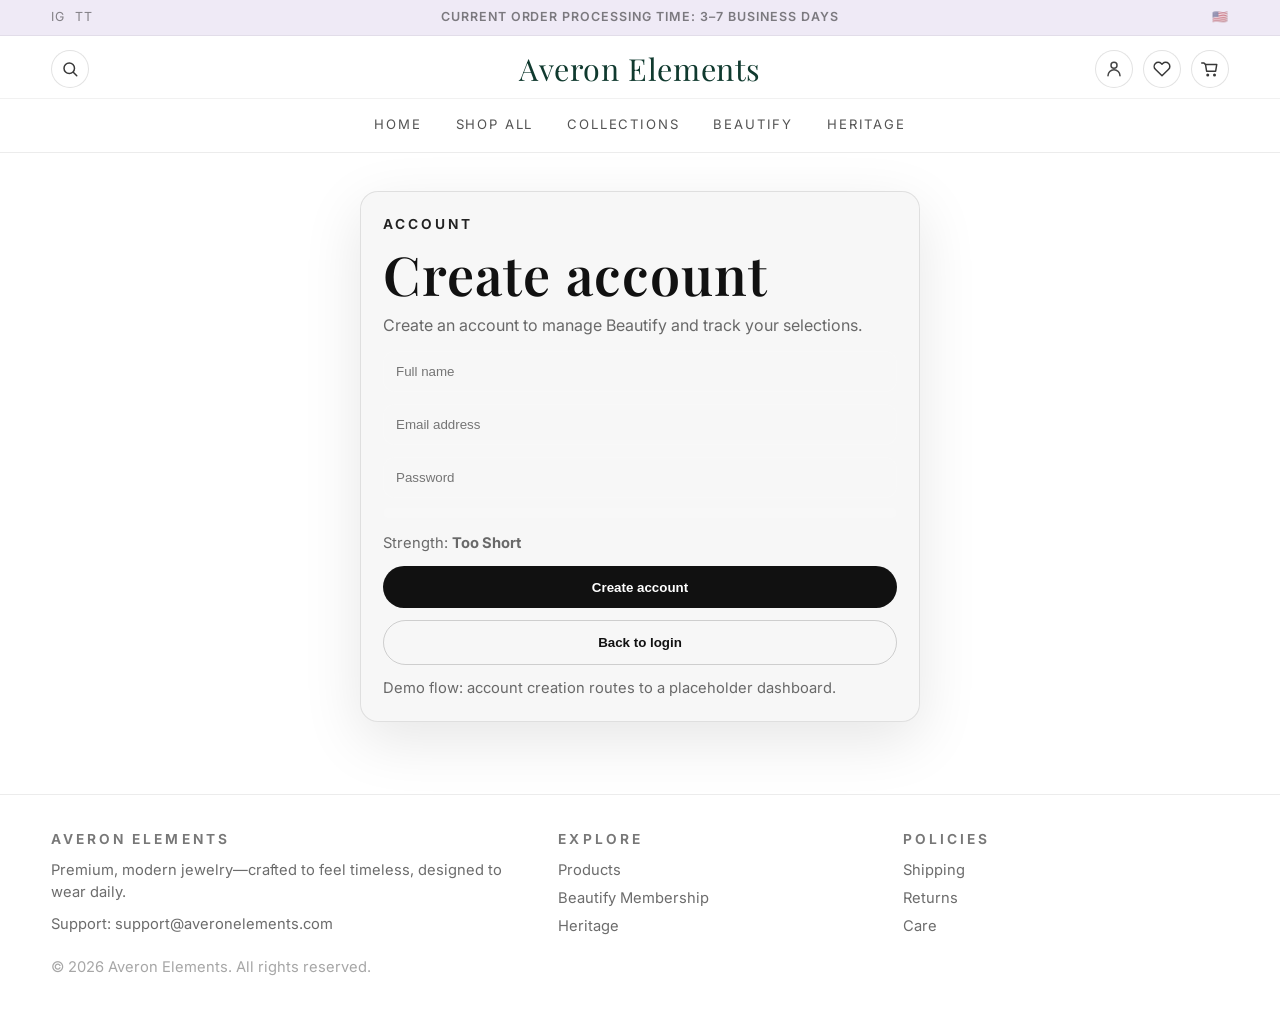
<file: auth.html>
<!DOCTYPE html>
<html lang="en">
<head>
  <meta charset="UTF-8" />
  <meta name="viewport" content="width=device-width, initial-scale=1.0"/>
  <title>Create Account | Averon Elements</title>
  <meta name="description" content="Create an Averon Elements account."/>
  <link rel="preconnect" href="https://fonts.googleapis.com">
  <link rel="preconnect" href="https://fonts.gstatic.com" crossorigin>
  <link href="https://fonts.googleapis.com/css2?family=Inter:wght@400;600;700;800&family=Playfair+Display:wght@500;600;700&display=swap" rel="stylesheet">
  <link rel="stylesheet" href="averon.css">
</head>
<body>
<header class="site-header">
  <div class="topbar">
    <div class="container topbar-inner">
      <div class="topbar-left" aria-label="Social">
        <a href="#" aria-label="Instagram" title="Instagram">IG</a>
        <a href="#" aria-label="TikTok" title="TikTok">TT</a>
      </div>
      <div class="topbar-center">Current Order Processing Time: 3–7 Business Days</div>
      <div class="topbar-right" aria-label="Region"><span title="United States">🇺🇸</span></div>
    </div>
  </div>
  <div class="header-main">
    <div class="container header-main-inner">
      <div class="icon-row">
        <button class="icon-btn" type="button" aria-label="Search">
          <svg viewBox="0 0 24 24" fill="none" stroke="currentColor" stroke-width="2" stroke-linecap="round" stroke-linejoin="round"><circle cx="11" cy="11" r="7"/><path d="M21 21l-4.3-4.3"/></svg>
        </button>
      </div>
      <a class="logo-center" href="index.html" aria-label="Averon Elements Home">Averon Elements</a>
      <div class="icon-row right">
        <a class="icon-btn" href="login.html" aria-label="Account">
          <svg viewBox="0 0 24 24" fill="none" stroke="currentColor" stroke-width="2" stroke-linecap="round" stroke-linejoin="round"><path d="M20 21a8 8 0 0 0-16 0"/><circle cx="12" cy="7" r="4"/></svg>
        </a>
        <button class="icon-btn" type="button" aria-label="Wishlist">
          <svg viewBox="0 0 24 24" fill="none" stroke="currentColor" stroke-width="2" stroke-linecap="round" stroke-linejoin="round"><path d="M20.8 4.6a5.5 5.5 0 0 0-7.8 0L12 5.6l-1-1a5.5 5.5 0 0 0-7.8 7.8l1 1L12 21l7.8-7.6 1-1a5.5 5.5 0 0 0 0-7.8z"/></svg>
        </button>
        <button class="icon-btn" type="button" aria-label="Cart">
          <svg viewBox="0 0 24 24" fill="none" stroke="currentColor" stroke-width="2" stroke-linecap="round" stroke-linejoin="round"><path d="M6 6h15l-1.5 9h-12z"/><path d="M6 6l-2-2H1"/><circle cx="9" cy="20" r="1"/><circle cx="18" cy="20" r="1"/></svg>
        </button>
      </div>
    </div>
  </div>
  <nav class="menu-bar" aria-label="Primary">
    <div class="container menu-inner">
      <a href="index.html">Home</a>
      <a href="products.html">Shop All</a>
      <a href="products.html">Collections</a>
      <a href="beautify.html">Beautify</a>
      <a href="heritage.html">Heritage</a>
    </div>
  </nav>
</header>
<main>
  <section class="section" style="padding-top:38px;">
    <div class="container">
      <div class="card" style="padding:22px; max-width: 560px; margin: 0 auto;">
        <div class="brand-mark">Account</div>
        <h1 style="margin-top:10px;">Create account</h1>
        <p style="margin-top:10px;">Create an account to manage Beautify and track your selections.</p>

        <form class="form" style="margin-top:14px;" onsubmit="event.preventDefault(); location.href='dashboard.html';">
          <input class="input" type="text" placeholder="Full name" required />
          <input class="input" type="email" placeholder="Email address" required />

          <div>
            <input id="passwordInput" class="input" type="password" placeholder="Password" required />
            <div style="margin-top:10px;">
              <div class="progress" aria-label="Password strength"><div id="strengthBar"></div></div>
              <p class="small muted">Strength: <strong id="strengthText">Too Short</strong></p>
            </div>
          </div>

          <button class="lux-btn" type="submit">Create account</button>
          <button class="lux-btn secondary" type="button" onclick="location.href='login.html'">Back to login</button>
        </form>

        <p class="small muted" style="margin-top:12px;">Demo flow: account creation routes to a placeholder dashboard.</p>
      </div>
    </div>
  </section>
</main>

<footer>
  <div class="container">
    <div class="footer-grid">
      <div>
        <div class="brand-mark">Averon Elements</div>
        <p class="small" style="margin-top:10px;">Premium, modern jewelry—crafted to feel timeless, designed to wear daily.</p>
        <p class="small" style="margin-top:10px;">Support: <a href="mailto:support@averonelements.com">support@averonelements.com</a></p>
      </div>
      <div>
        <div class="brand-mark">Explore</div>
        <p class="small" style="margin-top:10px;"><a href="products.html">Products</a></p>
        <p class="small" style="margin-top:6px;"><a href="beautify.html">Beautify Membership</a></p>
        <p class="small" style="margin-top:6px;"><a href="heritage.html">Heritage</a></p>
      </div>
      <div>
        <div class="brand-mark">Policies</div>
        <p class="small" style="margin-top:10px;"><a href="heritage.html#shipping">Shipping</a></p>
        <p class="small" style="margin-top:6px;"><a href="heritage.html#returns">Returns</a></p>
        <p class="small" style="margin-top:6px;"><a href="heritage.html#care">Care</a></p>
      </div>
    </div>
    <p class="small" style="margin-top:18px; opacity:.6;">© <span id="year"></span> Averon Elements. All rights reserved.</p>
  </div>
</footer>
<script>document.getElementById('year').textContent = new Date().getFullYear();</script>
<script src="script.js"></script>
</body>
</html>
</file>
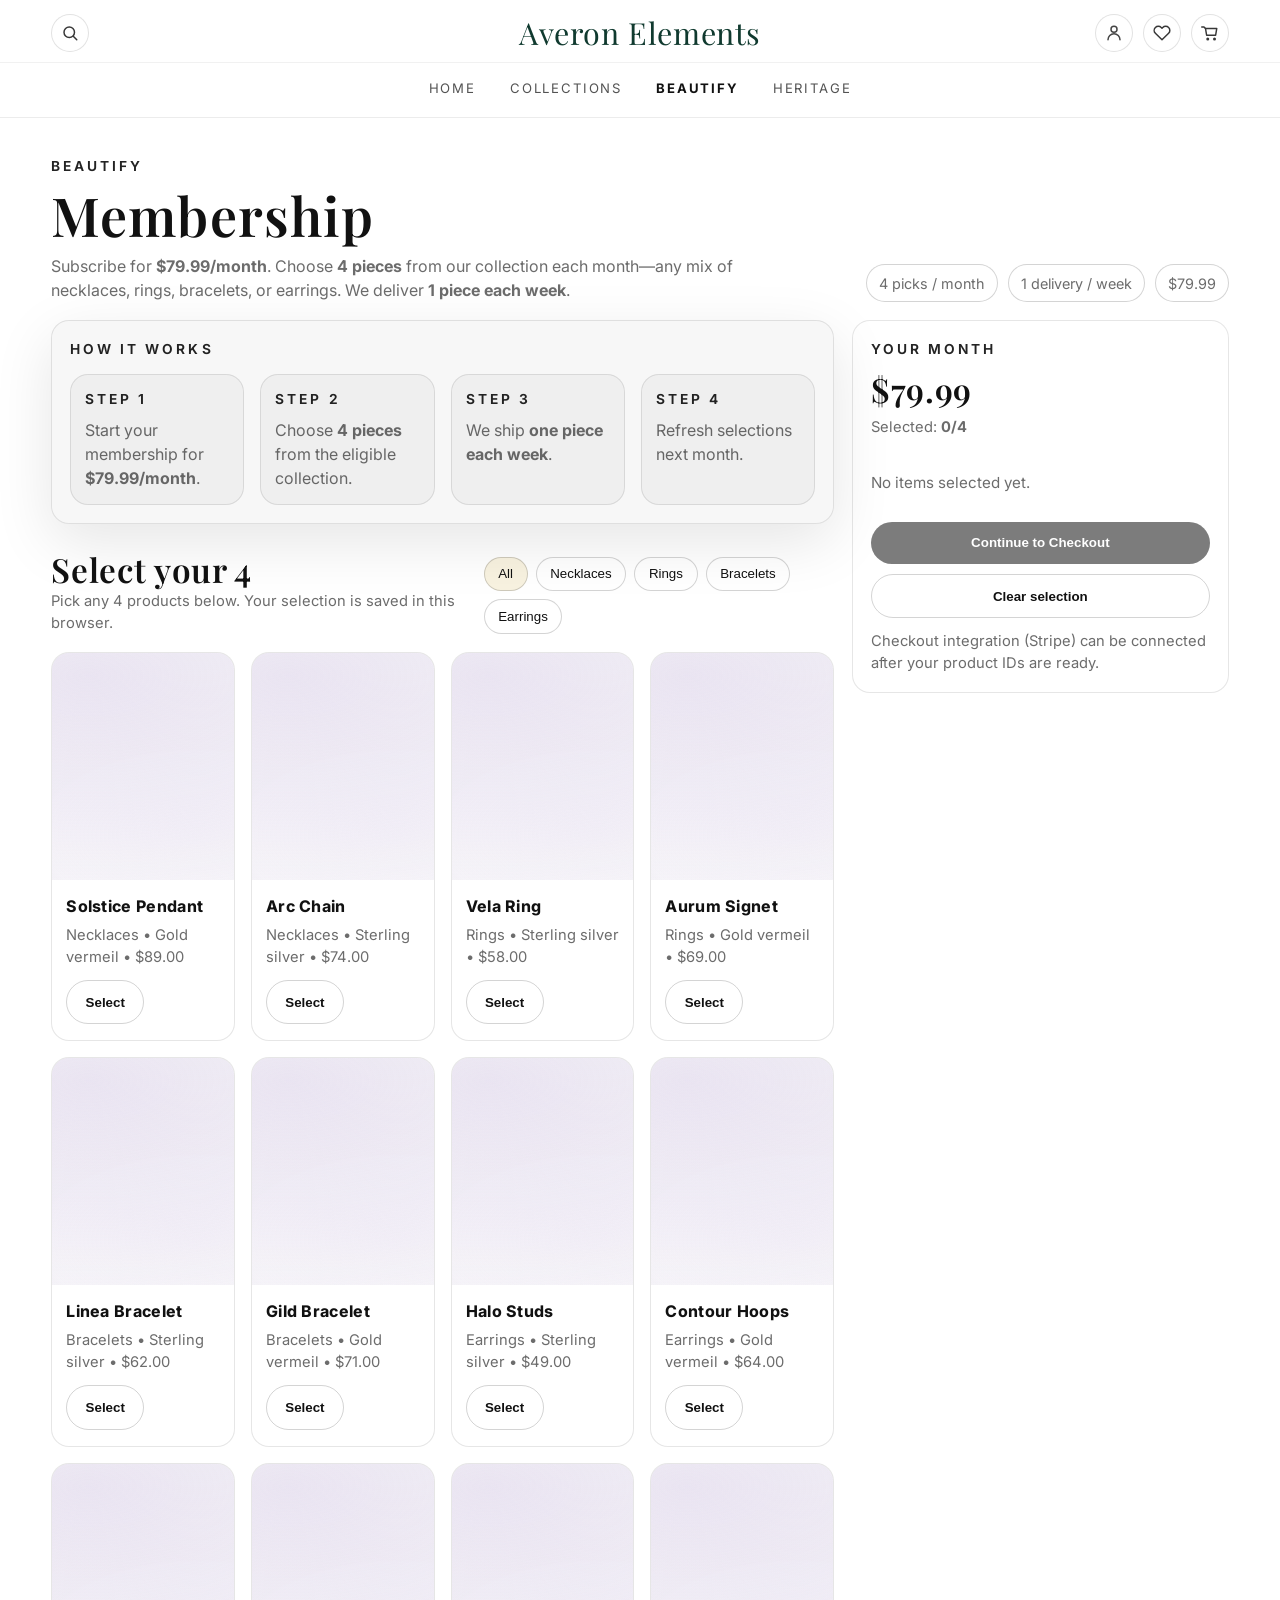
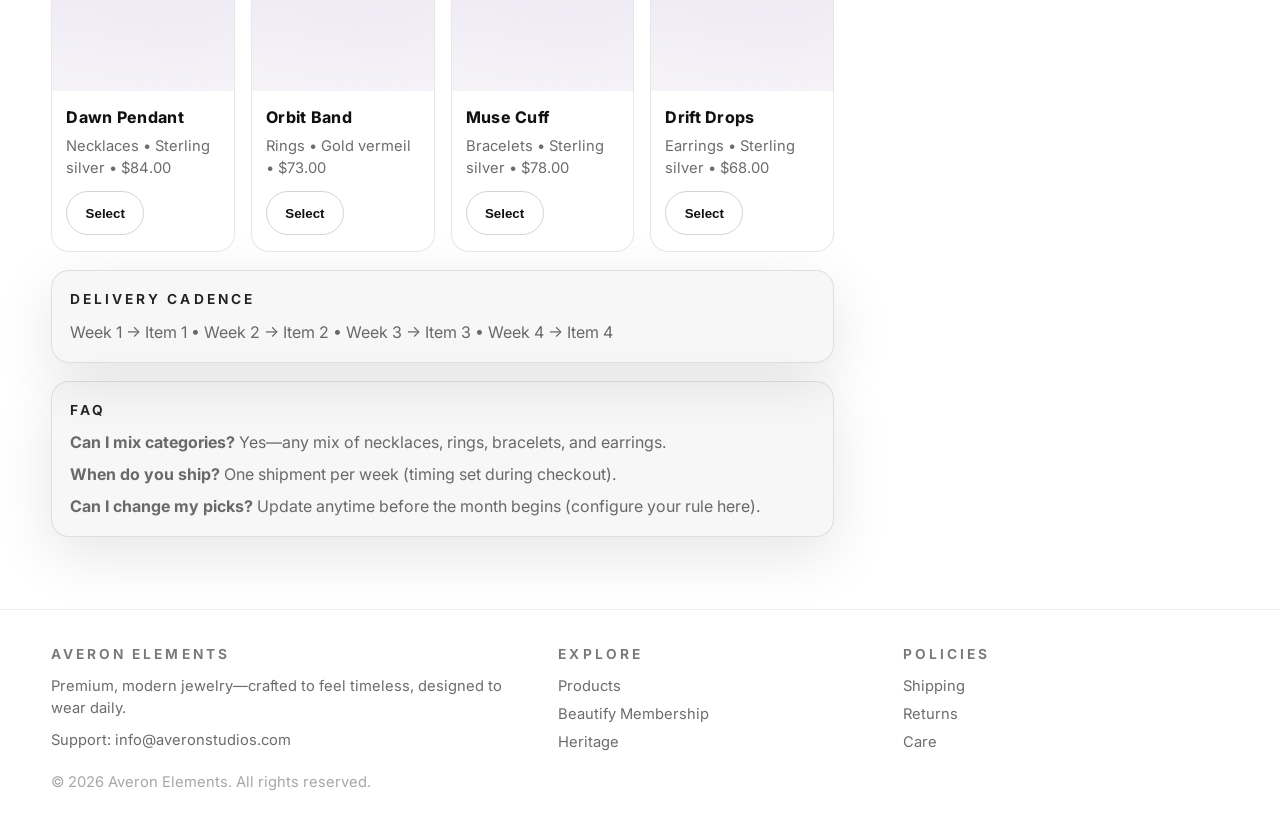
<file: beautify.html>
<!DOCTYPE html>
<html lang="en">
<head>
  <meta charset="UTF-8" />
  <meta name="viewport" content="width=device-width, initial-scale=1.0"/>
  <title>Beautify Membership | Averon Elements</title>
  <meta name="description" content="Beautify is a $79.99/month membership: choose 4 pieces per month and receive 1 each week."/>
  <link rel="preconnect" href="https://fonts.googleapis.com">
  <link rel="preconnect" href="https://fonts.gstatic.com" crossorigin>
  <link href="https://fonts.googleapis.com/css2?family=Inter:wght@400;600;700;800&family=Playfair+Display:wght@500;600;700&display=swap" rel="stylesheet">
  <link rel="stylesheet" href="averon.css">
</head>
<body>
<header class="site-header">

  <div class="header-main">
    <div class="container header-main-inner">
      <div class="icon-row">
        <button class="icon-btn" type="button" aria-label="Search">
          <svg viewBox="0 0 24 24" fill="none" stroke="currentColor" stroke-width="2" stroke-linecap="round" stroke-linejoin="round"><circle cx="11" cy="11" r="7"/><path d="M21 21l-4.3-4.3"/></svg>
        </button>
      </div>
      <a class="logo-center" href="index.html" aria-label="Averon Elements Home">Averon Elements</a>
      <div class="icon-row right">
        <a class="icon-btn" href="login.html" aria-label="Account">
          <svg viewBox="0 0 24 24" fill="none" stroke="currentColor" stroke-width="2" stroke-linecap="round" stroke-linejoin="round"><path d="M20 21a8 8 0 0 0-16 0"/><circle cx="12" cy="7" r="4"/></svg>
        </a>
        <button class="icon-btn" type="button" aria-label="Wishlist">
          <svg viewBox="0 0 24 24" fill="none" stroke="currentColor" stroke-width="2" stroke-linecap="round" stroke-linejoin="round"><path d="M20.8 4.6a5.5 5.5 0 0 0-7.8 0L12 5.6l-1-1a5.5 5.5 0 0 0-7.8 7.8l1 1L12 21l7.8-7.6 1-1a5.5 5.5 0 0 0 0-7.8z"/></svg>
        </button>
        <button class="icon-btn" type="button" aria-label="Cart">
          <svg viewBox="0 0 24 24" fill="none" stroke="currentColor" stroke-width="2" stroke-linecap="round" stroke-linejoin="round"><path d="M6 6h15l-1.5 9h-12z"/><path d="M6 6l-2-2H1"/><circle cx="9" cy="20" r="1"/><circle cx="18" cy="20" r="1"/></svg>
        </button>
      </div>
    </div>
  </div>
  <nav class="menu-bar" aria-label="Primary">
    <div class="container menu-inner">
      <a href="index.html">Home</a>
      <a href="products.html">Collections</a>
      <a href="beautify.html" class="active">Beautify</a>
      <a href="heritage.html">Heritage</a>
    </div>
  </nav>
</header>
<main>
  <section class="section" style="padding-top:38px;">
    <div class="container">
      <div class="section-head">
        <div>
          <div class="brand-mark">Beautify</div>
          <h1 style="margin-top:10px;">Membership</h1>
          <p style="margin-top:10px; max-width: 74ch;">
            Subscribe for <strong>$79.99/month</strong>. Choose <strong>4 pieces</strong> from our collection each month—any mix of necklaces, rings, bracelets, or earrings.
            We deliver <strong>1 piece each week</strong>.
          </p>
        </div>
        <div class="right">
          <span class="pill">4 picks / month</span>
          <span class="pill">1 delivery / week</span>
          <span class="pill">$79.99</span>
        </div>
      </div>

      <div class="beautify-wrap">
        <div>
          <div class="card" style="padding:18px;">
            <div class="brand-mark">How it works</div>
            <div class="grid-4" style="margin-top:14px;">
              <div class="card" style="padding:14px; box-shadow:none;">
                <div class="brand-mark">Step 1</div>
                <p style="margin-top:8px;">Start your membership for <strong>$79.99/month</strong>.</p>
              </div>
              <div class="card" style="padding:14px; box-shadow:none;">
                <div class="brand-mark">Step 2</div>
                <p style="margin-top:8px;">Choose <strong>4 pieces</strong> from the eligible collection.</p>
              </div>
              <div class="card" style="padding:14px; box-shadow:none;">
                <div class="brand-mark">Step 3</div>
                <p style="margin-top:8px;">We ship <strong>one piece each week</strong>.</p>
              </div>
              <div class="card" style="padding:14px; box-shadow:none;">
                <div class="brand-mark">Step 4</div>
                <p style="margin-top:8px;">Refresh selections next month.</p>
              </div>
            </div>
          </div>

          <div class="section" style="padding:26px 0 0;">
            <div class="section-head">
              <div>
                <h2>Select your 4</h2>
                <p class="small">Pick any 4 products below. Your selection is saved in this browser.</p>
              </div>
              <div class="right">
                <div class="filters" style="margin:0;">
                  <button class="filter-btn active" data-filter="All" type="button">All</button>
                  <button class="filter-btn" data-filter="Necklaces" type="button">Necklaces</button>
                  <button class="filter-btn" data-filter="Rings" type="button">Rings</button>
                  <button class="filter-btn" data-filter="Bracelets" type="button">Bracelets</button>
                  <button class="filter-btn" data-filter="Earrings" type="button">Earrings</button>
                </div>
              </div>
            </div>

            <div id="beautifyGrid" class="grid-4"></div>
          </div>

          <div class="card" style="padding:18px; margin-top:18px;">
            <div class="brand-mark">Delivery cadence</div>
            <p style="margin-top:10px;">Week 1 → Item 1 • Week 2 → Item 2 • Week 3 → Item 3 • Week 4 → Item 4</p>
          </div>

          <div class="card" style="padding:18px; margin-top:18px;">
            <div class="brand-mark">FAQ</div>
            <p style="margin-top:10px;"><strong>Can I mix categories?</strong> Yes—any mix of necklaces, rings, bracelets, and earrings.</p>
            <p style="margin-top:8px;"><strong>When do you ship?</strong> One shipment per week (timing set during checkout).</p>
            <p style="margin-top:8px;"><strong>Can I change my picks?</strong> Update anytime before the month begins (configure your rule here).</p>
          </div>
        </div>

        <aside class="sticky">
          <div class="summary">
            <div class="brand-mark">Your month</div>
            <h2 style="margin-top:10px;">$79.99</h2>
            <p class="small" style="margin-top:6px;">Selected: <strong><span id="selCount">0</span>/4</strong></p>
            <div class="progress" aria-label="Selection progress"><div id="progBar"></div></div>

            <div class="summary-list" id="selList"></div>

            <div class="hr"></div>
            <button id="continueBtn" class="lux-btn" type="button" disabled style="width:100%; opacity:.55; cursor:not-allowed;">Continue to Checkout</button>
            <button id="clearBtn" class="lux-btn secondary" type="button" style="width:100%; margin-top:10px;">Clear selection</button>

            <p class="small muted" style="margin-top:12px;">Checkout integration (Stripe) can be connected after your product IDs are ready.</p>
          </div>
        </aside>
      </div>
    </div>
  </section>
</main>

<footer>
  <div class="container">
    <div class="footer-grid">
      <div>
        <div class="brand-mark">Averon Elements</div>
        <p class="small" style="margin-top:10px;">Premium, modern jewelry—crafted to feel timeless, designed to wear daily.</p>
        <p class="small" style="margin-top:10px;">Support: <a href="mailto:info@averonstudios.com">info@averonstudios.com</a></p>
      </div>
      <div>
        <div class="brand-mark">Explore</div>
        <p class="small" style="margin-top:10px;"><a href="products.html">Products</a></p>
        <p class="small" style="margin-top:6px;"><a href="beautify.html">Beautify Membership</a></p>
        <p class="small" style="margin-top:6px;"><a href="heritage.html">Heritage</a></p>
      </div>
      <div>
        <div class="brand-mark">Policies</div>
        <p class="small" style="margin-top:10px;"><a href="heritage.html#shipping">Shipping</a></p>
        <p class="small" style="margin-top:6px;"><a href="heritage.html#returns">Returns</a></p>
        <p class="small" style="margin-top:6px;"><a href="heritage.html#care">Care</a></p>
      </div>
    </div>
    <p class="small" style="margin-top:18px; opacity:.6;">© <span id="year"></span> Averon Elements. All rights reserved.</p>
  </div>
</footer>
<script>document.getElementById('year').textContent = new Date().getFullYear();</script>

<script src="averon.js"></script>
<script>
  const MAX = 4;
  const key = 'averon_beautify_selection';
  const grid = document.getElementById('beautifyGrid');
  const btns = Array.from(document.querySelectorAll('.filter-btn'));
  const selCount = document.getElementById('selCount');
  const progBar = document.getElementById('progBar');
  const selList = document.getElementById('selList');
  const continueBtn = document.getElementById('continueBtn');
  const clearBtn = document.getElementById('clearBtn');

  function loadSel(){
    try{ return JSON.parse(localStorage.getItem(key) || '[]'); }catch(e){ return []; }
  }
  function saveSel(arr){ localStorage.setItem(key, JSON.stringify(arr)); }

  function setContinueState(sel){
    const ok = sel.length === MAX;
    continueBtn.disabled = !ok;
    continueBtn.style.opacity = ok ? '1' : '.55';
    continueBtn.style.cursor = ok ? 'pointer' : 'not-allowed';
  }

  function renderSummary(){
    const sel = loadSel();
    selCount.textContent = sel.length;
    progBar.style.width = ((sel.length / MAX) * 100) + '%';
    selList.innerHTML = '';
    if(sel.length === 0){
      selList.innerHTML = '<div class="summary-item"><span class="muted">No items selected yet.</span><span></span></div>';
    } else {
      sel.map(id => AVERON_PRODUCTS.find(p => p.id === id)).filter(Boolean).forEach((p, idx) => {
        const row = document.createElement('div');
        row.className = 'summary-item';
        row.innerHTML = `<span>${idx+1}. ${p.name}</span><button class="filter-btn" type="button" data-remove="${p.id}" style="padding:.35rem .65rem;">Remove</button>`;
        selList.appendChild(row);
      });
      // bind remove
      Array.from(selList.querySelectorAll('[data-remove]')).forEach(b => b.addEventListener('click', () => {
        const id = b.getAttribute('data-remove');
        const next = loadSel().filter(x => x !== id);
        saveSel(next);
        renderAll(currentFilter);
      }));
    }
    setContinueState(sel);
  }

  let currentFilter = 'All';

  function renderAll(filter){
    currentFilter = filter;
    grid.innerHTML = '';
    const sel = loadSel();
    const items = (filter === 'All') ? AVERON_PRODUCTS : AVERON_PRODUCTS.filter(p => p.category === filter);

    items.forEach(p => {
      const selected = sel.includes(p.id);
      const card = renderProductCard(p, {
        buttonText: selected ? 'Selected' : 'Select',
        buttonClass: selected ? 'lux-btn' : 'lux-btn secondary',
        onClick: () => {
          const s = loadSel();
          const isSel = s.includes(p.id);
          if(isSel){
            saveSel(s.filter(x => x !== p.id));
          } else {
            if(s.length >= MAX){
              alert('You can select up to 4 items per month.');
              return;
            }
            saveSel([...s, p.id]);
          }
          renderAll(currentFilter);
        }
      });
      grid.appendChild(card);
    });
    renderSummary();
  }

  btns.forEach(b => b.addEventListener('click', () => {
    btns.forEach(x => x.classList.remove('active'));
    b.classList.add('active');
    renderAll(b.dataset.filter);
  }));

  clearBtn.addEventListener('click', () => {
    saveSel([]);
    renderAll(currentFilter);
  });

  continueBtn.addEventListener('click', () => {
    // Hook this to Stripe Checkout when ready.
    // For now, route to success page stub.
    window.location.href = 'success.html';
  });

  renderAll('All');
</script>
</body>
</html>
</file>
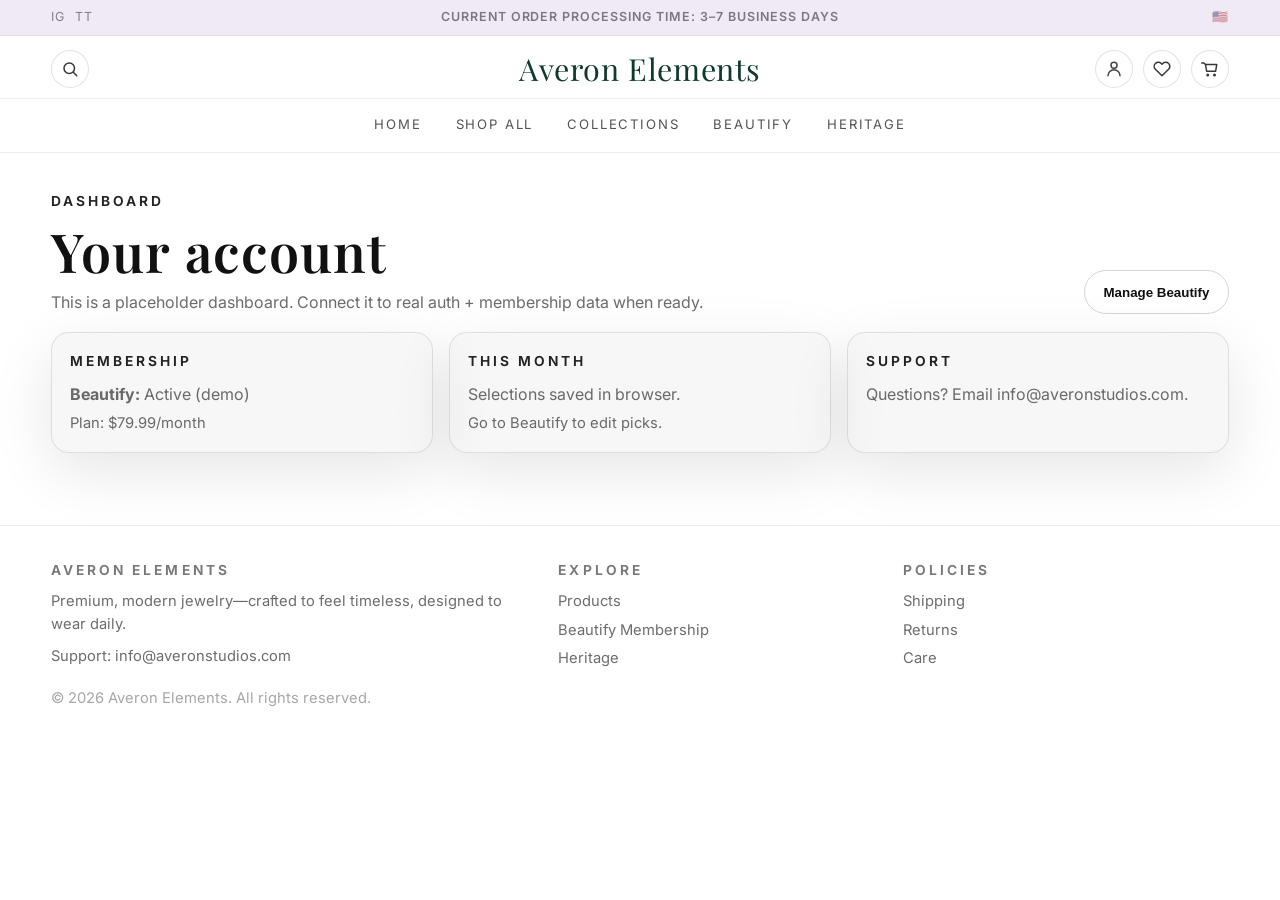
<file: dashboard.html>
<!DOCTYPE html>
<html lang="en">
<head>
  <meta charset="UTF-8" />
  <meta name="viewport" content="width=device-width, initial-scale=1.0"/>
  <title>Dashboard | Averon Elements</title>
  <meta name="description" content="Manage your Beautify membership and selections."/>
  <link rel="preconnect" href="https://fonts.googleapis.com">
  <link rel="preconnect" href="https://fonts.gstatic.com" crossorigin>
  <link href="https://fonts.googleapis.com/css2?family=Inter:wght@400;600;700;800&family=Playfair+Display:wght@500;600;700&display=swap" rel="stylesheet">
  <link rel="stylesheet" href="averon.css">
</head>
<body>
<header class="site-header">
  <div class="topbar">
    <div class="container topbar-inner">
      <div class="topbar-left" aria-label="Social">
        <a href="#" aria-label="Instagram" title="Instagram">IG</a>
        <a href="#" aria-label="TikTok" title="TikTok">TT</a>
      </div>
      <div class="topbar-center">Current Order Processing Time: 3–7 Business Days</div>
      <div class="topbar-right" aria-label="Region"><span title="United States">🇺🇸</span></div>
    </div>
  </div>
  <div class="header-main">
    <div class="container header-main-inner">
      <div class="icon-row">
        <button class="icon-btn" type="button" aria-label="Search">
          <svg viewBox="0 0 24 24" fill="none" stroke="currentColor" stroke-width="2" stroke-linecap="round" stroke-linejoin="round"><circle cx="11" cy="11" r="7"/><path d="M21 21l-4.3-4.3"/></svg>
        </button>
      </div>
      <a class="logo-center" href="index.html" aria-label="Averon Elements Home">Averon Elements</a>
      <div class="icon-row right">
        <a class="icon-btn" href="login.html" aria-label="Account">
          <svg viewBox="0 0 24 24" fill="none" stroke="currentColor" stroke-width="2" stroke-linecap="round" stroke-linejoin="round"><path d="M20 21a8 8 0 0 0-16 0"/><circle cx="12" cy="7" r="4"/></svg>
        </a>
        <button class="icon-btn" type="button" aria-label="Wishlist">
          <svg viewBox="0 0 24 24" fill="none" stroke="currentColor" stroke-width="2" stroke-linecap="round" stroke-linejoin="round"><path d="M20.8 4.6a5.5 5.5 0 0 0-7.8 0L12 5.6l-1-1a5.5 5.5 0 0 0-7.8 7.8l1 1L12 21l7.8-7.6 1-1a5.5 5.5 0 0 0 0-7.8z"/></svg>
        </button>
        <button class="icon-btn" type="button" aria-label="Cart">
          <svg viewBox="0 0 24 24" fill="none" stroke="currentColor" stroke-width="2" stroke-linecap="round" stroke-linejoin="round"><path d="M6 6h15l-1.5 9h-12z"/><path d="M6 6l-2-2H1"/><circle cx="9" cy="20" r="1"/><circle cx="18" cy="20" r="1"/></svg>
        </button>
      </div>
    </div>
  </div>
  <nav class="menu-bar" aria-label="Primary">
    <div class="container menu-inner">
      <a href="index.html">Home</a>
      <a href="products.html">Shop All</a>
      <a href="products.html">Collections</a>
      <a href="beautify.html">Beautify</a>
      <a href="heritage.html">Heritage</a>
    </div>
  </nav>
</header>
<main>
  <section class="section" style="padding-top:38px;">
    <div class="container">
      <div class="section-head">
        <div>
          <div class="brand-mark">Dashboard</div>
          <h1 style="margin-top:10px;">Your account</h1>
          <p style="margin-top:10px;">This is a placeholder dashboard. Connect it to real auth + membership data when ready.</p>
        </div>
        <div class="right">
          <button class="lux-btn secondary" type="button" onclick="location.href='beautify.html'">Manage Beautify</button>
          <button class="btn-login" type="button" onclick="location.href='index.html'">Log out</button>
        </div>
      </div>

      <div class="grid-3" style="margin-top:18px;">
        <div class="card" style="padding:18px;">
          <div class="brand-mark">Membership</div>
          <p style="margin-top:10px;"><strong>Beautify:</strong> Active (demo)</p>
          <p class="small muted" style="margin-top:6px;">Plan: $79.99/month</p>
        </div>
        <div class="card" style="padding:18px;">
          <div class="brand-mark">This month</div>
          <p style="margin-top:10px;">Selections saved in browser.</p>
          <p class="small muted" style="margin-top:6px;">Go to Beautify to edit picks.</p>
        </div>
        <div class="card" style="padding:18px;">
          <div class="brand-mark">Support</div>
          <p style="margin-top:10px;">Questions? Email <a href="mailto:info@averonstudios.com">info@averonstudios.com</a>.</p>
        </div>
      </div>
    </div>
  </section>
</main>
<footer>
  <div class="container">
    <div class="footer-grid">
      <div>
        <div class="brand-mark">Averon Elements</div>
        <p class="small" style="margin-top:10px;">Premium, modern jewelry—crafted to feel timeless, designed to wear daily.</p>
        <p class="small" style="margin-top:10px;">Support: <a href="mailto:info@averonstudios.com">info@averonstudios.com</a></p>
      </div>
      <div>
        <div class="brand-mark">Explore</div>
        <p class="small" style="margin-top:10px;"><a href="products.html">Products</a></p>
        <p class="small" style="margin-top:6px;"><a href="beautify.html">Beautify Membership</a></p>
        <p class="small" style="margin-top:6px;"><a href="heritage.html">Heritage</a></p>
      </div>
      <div>
        <div class="brand-mark">Policies</div>
        <p class="small" style="margin-top:10px;"><a href="heritage.html#shipping">Shipping</a></p>
        <p class="small" style="margin-top:6px;"><a href="heritage.html#returns">Returns</a></p>
        <p class="small" style="margin-top:6px;"><a href="heritage.html#care">Care</a></p>
      </div>
    </div>
    <p class="small" style="margin-top:18px; opacity:.6;">© <span id="year"></span> Averon Elements. All rights reserved.</p>
  </div>
</footer>
<script>document.getElementById('year').textContent = new Date().getFullYear();</script>
</body>
</html>
</file>
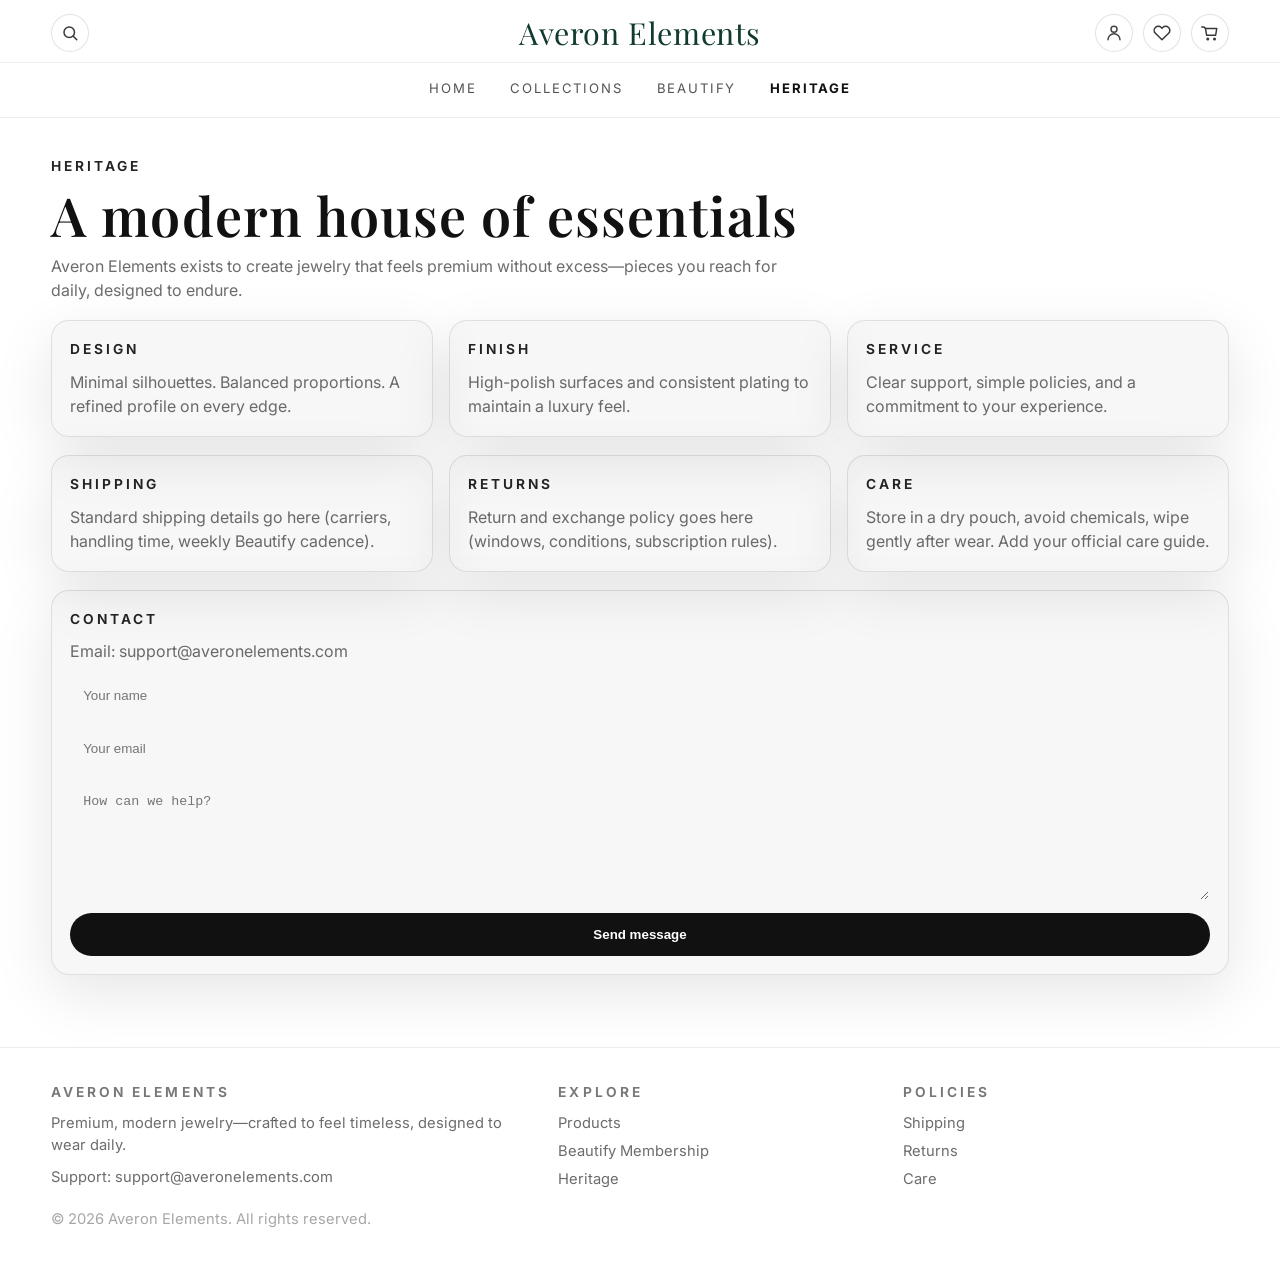
<file: heritage.html>
<!DOCTYPE html>
<html lang="en">
<head>
  <meta charset="UTF-8" />
  <meta name="viewport" content="width=device-width, initial-scale=1.0"/>
  <title>Heritage | Averon Elements</title>
  <meta name="description" content="Learn about Averon Elements: our story, standards, and how to contact us."/>
  <link rel="preconnect" href="https://fonts.googleapis.com">
  <link rel="preconnect" href="https://fonts.gstatic.com" crossorigin>
  <link href="https://fonts.googleapis.com/css2?family=Inter:wght@400;600;700;800&family=Playfair+Display:wght@500;600;700&display=swap" rel="stylesheet">
  <link rel="stylesheet" href="averon.css">
</head>
<body>
<header class="site-header">

  <div class="header-main">
    <div class="container header-main-inner">
      <div class="icon-row">
        <button class="icon-btn" type="button" aria-label="Search">
          <svg viewBox="0 0 24 24" fill="none" stroke="currentColor" stroke-width="2" stroke-linecap="round" stroke-linejoin="round"><circle cx="11" cy="11" r="7"/><path d="M21 21l-4.3-4.3"/></svg>
        </button>
      </div>
      <a class="logo-center" href="index.html" aria-label="Averon Elements Home">Averon Elements</a>
      <div class="icon-row right">
        <a class="icon-btn" href="login.html" aria-label="Account">
          <svg viewBox="0 0 24 24" fill="none" stroke="currentColor" stroke-width="2" stroke-linecap="round" stroke-linejoin="round"><path d="M20 21a8 8 0 0 0-16 0"/><circle cx="12" cy="7" r="4"/></svg>
        </a>
        <button class="icon-btn" type="button" aria-label="Wishlist">
          <svg viewBox="0 0 24 24" fill="none" stroke="currentColor" stroke-width="2" stroke-linecap="round" stroke-linejoin="round"><path d="M20.8 4.6a5.5 5.5 0 0 0-7.8 0L12 5.6l-1-1a5.5 5.5 0 0 0-7.8 7.8l1 1L12 21l7.8-7.6 1-1a5.5 5.5 0 0 0 0-7.8z"/></svg>
        </button>
        <button class="icon-btn" type="button" aria-label="Cart">
          <svg viewBox="0 0 24 24" fill="none" stroke="currentColor" stroke-width="2" stroke-linecap="round" stroke-linejoin="round"><path d="M6 6h15l-1.5 9h-12z"/><path d="M6 6l-2-2H1"/><circle cx="9" cy="20" r="1"/><circle cx="18" cy="20" r="1"/></svg>
        </button>
      </div>
    </div>
  </div>
  <nav class="menu-bar" aria-label="Primary">
    <div class="container menu-inner">
      <a href="index.html">Home</a>
      <a href="products.html">Collections</a>
      <a href="beautify.html">Beautify</a>
      <a href="heritage.html" class="active">Heritage</a>
    </div>
  </nav>
</header>
<main>
  <section class="section" style="padding-top:38px;">
    <div class="container">
      <div class="section-head">
        <div>
          <div class="brand-mark">Heritage</div>
          <h1 style="margin-top:10px;">A modern house of essentials</h1>
          <p style="margin-top:10px; max-width: 76ch;">
            Averon Elements exists to create jewelry that feels premium without excess—pieces you reach for daily, designed to endure.
          </p>
        </div>
      </div>

      <div class="grid-3" style="margin-top:18px;">
        <div class="card" style="padding:18px;">
          <div class="brand-mark">Design</div>
          <p style="margin-top:10px;">Minimal silhouettes. Balanced proportions. A refined profile on every edge.</p>
        </div>
        <div class="card" style="padding:18px;">
          <div class="brand-mark">Finish</div>
          <p style="margin-top:10px;">High-polish surfaces and consistent plating to maintain a luxury feel.</p>
        </div>
        <div class="card" style="padding:18px;">
          <div class="brand-mark">Service</div>
          <p style="margin-top:10px;">Clear support, simple policies, and a commitment to your experience.</p>
        </div>
      </div>

      <div class="grid-3" style="margin-top:18px;">
        <div class="card" id="shipping" style="padding:18px;">
          <div class="brand-mark">Shipping</div>
          <p style="margin-top:10px;">Standard shipping details go here (carriers, handling time, weekly Beautify cadence).</p>
        </div>
        <div class="card" id="returns" style="padding:18px;">
          <div class="brand-mark">Returns</div>
          <p style="margin-top:10px;">Return and exchange policy goes here (windows, conditions, subscription rules).</p>
        </div>
        <div class="card" id="care" style="padding:18px;">
          <div class="brand-mark">Care</div>
          <p style="margin-top:10px;">Store in a dry pouch, avoid chemicals, wipe gently after wear. Add your official care guide.</p>
        </div>
      </div>

      <div class="card" style="padding:18px; margin-top:18px;">
        <div class="brand-mark">Contact</div>
        <p style="margin-top:10px;">Email: <a href="mailto:support@averonelements.com">support@averonelements.com</a></p>

        <form class="form" style="margin-top:12px;" onsubmit="event.preventDefault(); alert('Thanks! We will get back to you shortly.'); this.reset();">
          <input class="input" type="text" name="name" placeholder="Your name" required />
          <input class="input" type="email" name="email" placeholder="Your email" required />
          <textarea name="message" placeholder="How can we help?" required></textarea>
          <button class="lux-btn" type="submit">Send message</button>
        </form>
      </div>
    </div>
  </section>
</main>

<footer>
  <div class="container">
    <div class="footer-grid">
      <div>
        <div class="brand-mark">Averon Elements</div>
        <p class="small" style="margin-top:10px;">Premium, modern jewelry—crafted to feel timeless, designed to wear daily.</p>
        <p class="small" style="margin-top:10px;">Support: <a href="mailto:support@averonelements.com">support@averonelements.com</a></p>
      </div>
      <div>
        <div class="brand-mark">Explore</div>
        <p class="small" style="margin-top:10px;"><a href="products.html">Products</a></p>
        <p class="small" style="margin-top:6px;"><a href="beautify.html">Beautify Membership</a></p>
        <p class="small" style="margin-top:6px;"><a href="heritage.html">Heritage</a></p>
      </div>
      <div>
        <div class="brand-mark">Policies</div>
        <p class="small" style="margin-top:10px;"><a href="heritage.html#shipping">Shipping</a></p>
        <p class="small" style="margin-top:6px;"><a href="heritage.html#returns">Returns</a></p>
        <p class="small" style="margin-top:6px;"><a href="heritage.html#care">Care</a></p>
      </div>
    </div>
    <p class="small" style="margin-top:18px; opacity:.6;">© <span id="year"></span> Averon Elements. All rights reserved.</p>
  </div>
</footer>
<script>document.getElementById('year').textContent = new Date().getFullYear();</script>
</body>
</html>
</file>
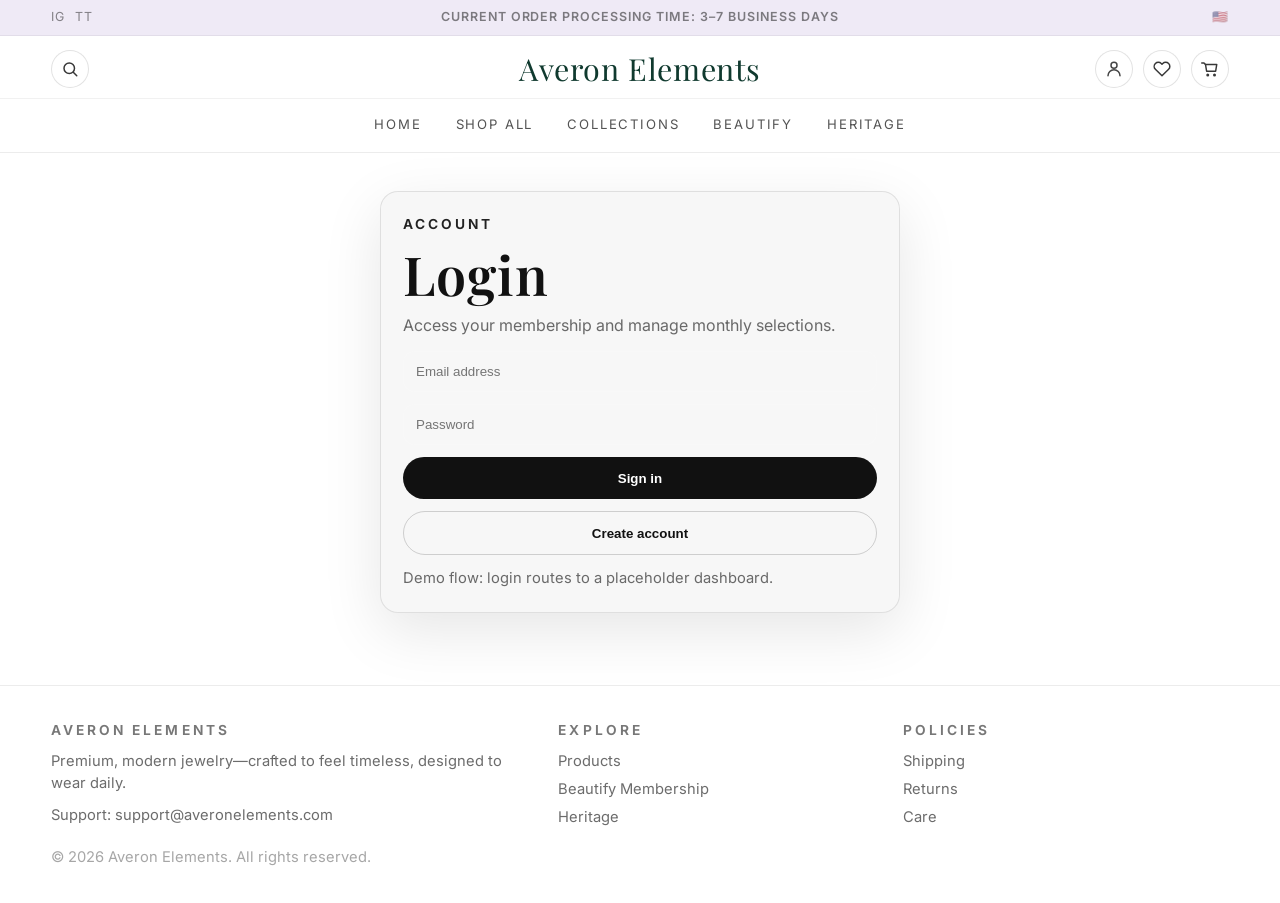
<file: login.html>
<!DOCTYPE html>
<html lang="en">
<head>
  <meta charset="UTF-8" />
  <meta name="viewport" content="width=device-width, initial-scale=1.0"/>
  <title>Login | Averon Elements</title>
  <meta name="description" content="Log in to manage your Beautify membership and account."/>
  <link rel="preconnect" href="https://fonts.googleapis.com">
  <link rel="preconnect" href="https://fonts.gstatic.com" crossorigin>
  <link href="https://fonts.googleapis.com/css2?family=Inter:wght@400;600;700;800&family=Playfair+Display:wght@500;600;700&display=swap" rel="stylesheet">
  <link rel="stylesheet" href="averon.css">
</head>
<body>
<header class="site-header">
  <div class="topbar">
    <div class="container topbar-inner">
      <div class="topbar-left" aria-label="Social">
        <a href="#" aria-label="Instagram" title="Instagram">IG</a>
        <a href="#" aria-label="TikTok" title="TikTok">TT</a>
      </div>
      <div class="topbar-center">Current Order Processing Time: 3–7 Business Days</div>
      <div class="topbar-right" aria-label="Region"><span title="United States">🇺🇸</span></div>
    </div>
  </div>
  <div class="header-main">
    <div class="container header-main-inner">
      <div class="icon-row">
        <button class="icon-btn" type="button" aria-label="Search">
          <svg viewBox="0 0 24 24" fill="none" stroke="currentColor" stroke-width="2" stroke-linecap="round" stroke-linejoin="round"><circle cx="11" cy="11" r="7"/><path d="M21 21l-4.3-4.3"/></svg>
        </button>
      </div>
      <a class="logo-center" href="index.html" aria-label="Averon Elements Home">Averon Elements</a>
      <div class="icon-row right">
        <a class="icon-btn" href="login.html" aria-label="Account">
          <svg viewBox="0 0 24 24" fill="none" stroke="currentColor" stroke-width="2" stroke-linecap="round" stroke-linejoin="round"><path d="M20 21a8 8 0 0 0-16 0"/><circle cx="12" cy="7" r="4"/></svg>
        </a>
        <button class="icon-btn" type="button" aria-label="Wishlist">
          <svg viewBox="0 0 24 24" fill="none" stroke="currentColor" stroke-width="2" stroke-linecap="round" stroke-linejoin="round"><path d="M20.8 4.6a5.5 5.5 0 0 0-7.8 0L12 5.6l-1-1a5.5 5.5 0 0 0-7.8 7.8l1 1L12 21l7.8-7.6 1-1a5.5 5.5 0 0 0 0-7.8z"/></svg>
        </button>
        <button class="icon-btn" type="button" aria-label="Cart">
          <svg viewBox="0 0 24 24" fill="none" stroke="currentColor" stroke-width="2" stroke-linecap="round" stroke-linejoin="round"><path d="M6 6h15l-1.5 9h-12z"/><path d="M6 6l-2-2H1"/><circle cx="9" cy="20" r="1"/><circle cx="18" cy="20" r="1"/></svg>
        </button>
      </div>
    </div>
  </div>
  <nav class="menu-bar" aria-label="Primary">
    <div class="container menu-inner">
      <a href="index.html">Home</a>
      <a href="products.html">Shop All</a>
      <a href="products.html">Collections</a>
      <a href="beautify.html">Beautify</a>
      <a href="heritage.html">Heritage</a>
    </div>
  </nav>
</header>
<main>
  <section class="section" style="padding-top:38px;">
    <div class="container">
      <div class="card" style="padding:22px; max-width: 520px; margin: 0 auto;">
        <div class="brand-mark">Account</div>
        <h1 style="margin-top:10px;">Login</h1>
        <p style="margin-top:10px;">Access your membership and manage monthly selections.</p>

        <form class="form" style="margin-top:14px;" onsubmit="event.preventDefault(); location.href='dashboard.html';">
          <input class="input" type="email" placeholder="Email address" required />
          <input class="input" type="password" placeholder="Password" required />
          <button class="lux-btn" type="submit">Sign in</button>
          <button class="lux-btn secondary" type="button" onclick="location.href='auth.html'">Create account</button>
        </form>

        <p class="small muted" style="margin-top:12px;">Demo flow: login routes to a placeholder dashboard.</p>
      </div>
    </div>
  </section>
</main>
<footer>
  <div class="container">
    <div class="footer-grid">
      <div>
        <div class="brand-mark">Averon Elements</div>
        <p class="small" style="margin-top:10px;">Premium, modern jewelry—crafted to feel timeless, designed to wear daily.</p>
        <p class="small" style="margin-top:10px;">Support: <a href="mailto:support@averonelements.com">support@averonelements.com</a></p>
      </div>
      <div>
        <div class="brand-mark">Explore</div>
        <p class="small" style="margin-top:10px;"><a href="products.html">Products</a></p>
        <p class="small" style="margin-top:6px;"><a href="beautify.html">Beautify Membership</a></p>
        <p class="small" style="margin-top:6px;"><a href="heritage.html">Heritage</a></p>
      </div>
      <div>
        <div class="brand-mark">Policies</div>
        <p class="small" style="margin-top:10px;"><a href="heritage.html#shipping">Shipping</a></p>
        <p class="small" style="margin-top:6px;"><a href="heritage.html#returns">Returns</a></p>
        <p class="small" style="margin-top:6px;"><a href="heritage.html#care">Care</a></p>
      </div>
    </div>
    <p class="small" style="margin-top:18px; opacity:.6;">© <span id="year"></span> Averon Elements. All rights reserved.</p>
  </div>
</footer>
<script>document.getElementById('year').textContent = new Date().getFullYear();</script>
</body>
</html>
</file>
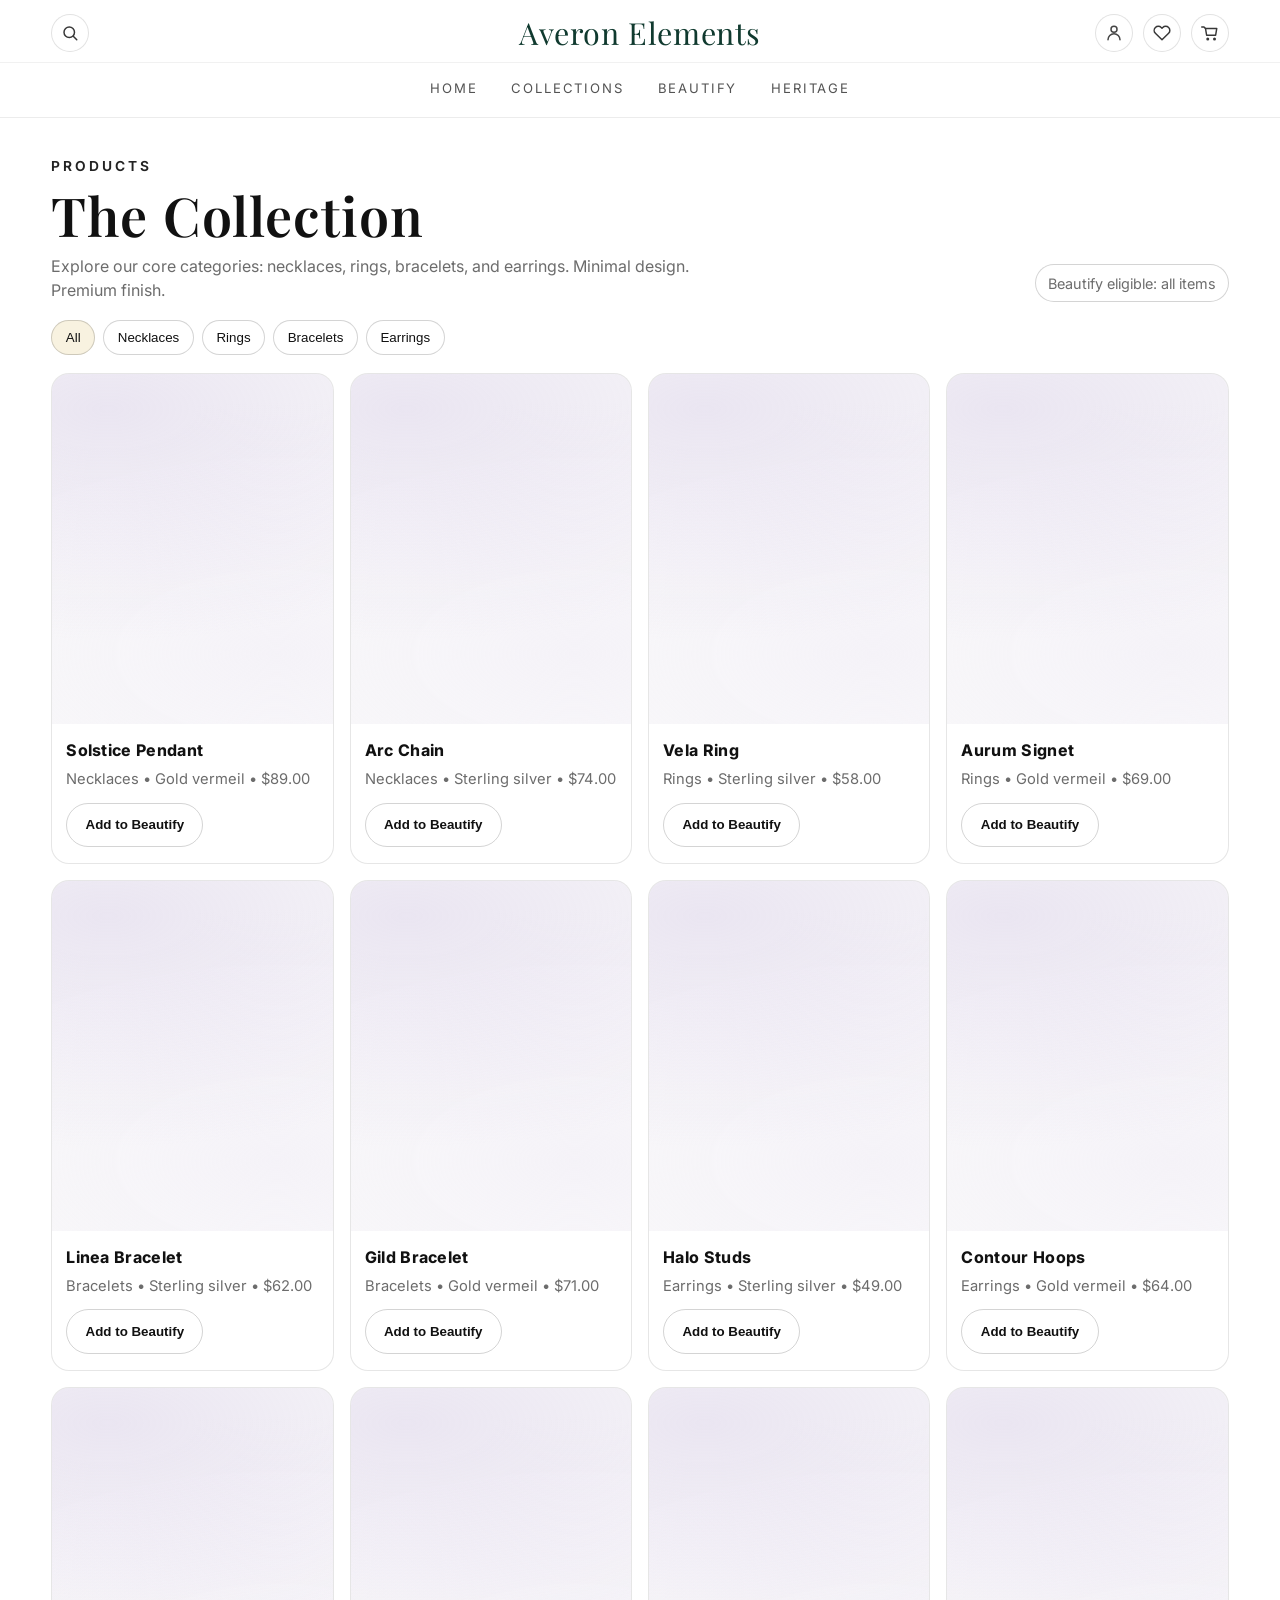
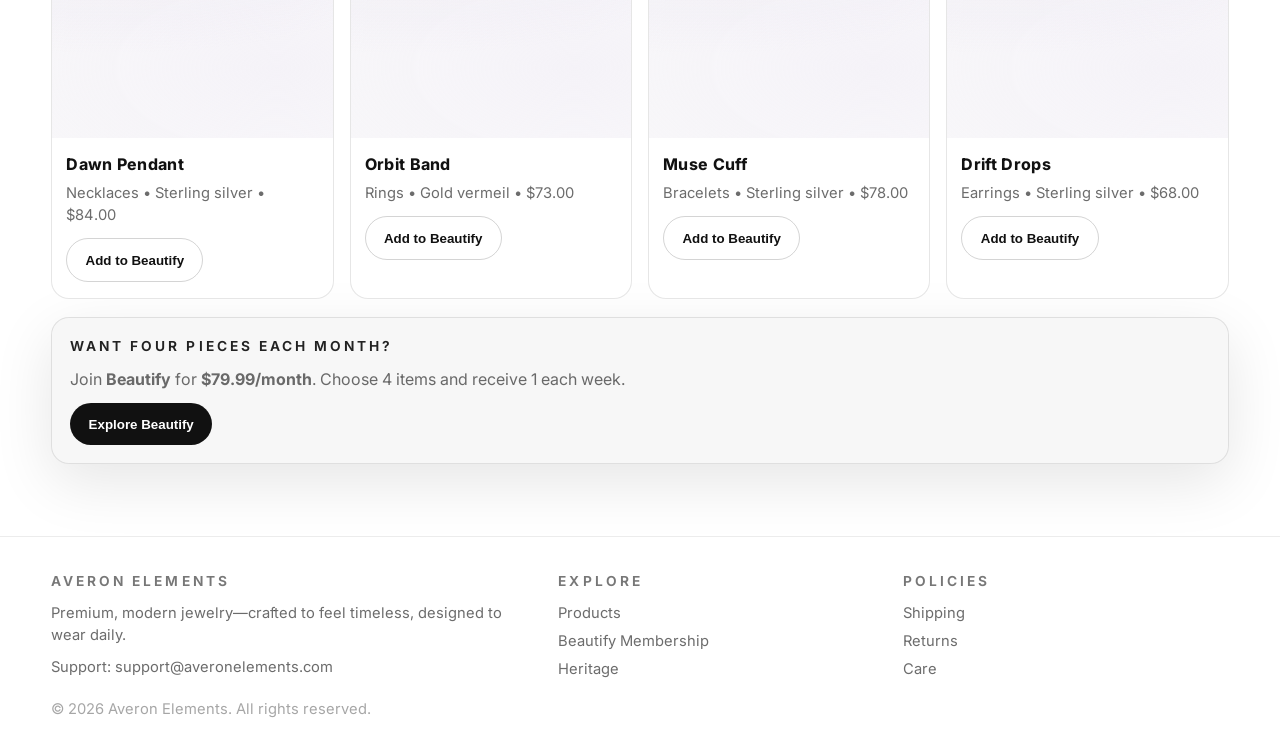
<file: products.html>
<!DOCTYPE html>
<html lang="en">
<head>
  <meta charset="UTF-8" />
  <meta name="viewport" content="width=device-width, initial-scale=1.0"/>
  <title>Products | Averon Elements</title>
  <meta name="description" content="Shop necklaces, rings, bracelets, and earrings from Averon Elements."/>
  <link rel="preconnect" href="https://fonts.googleapis.com">
  <link rel="preconnect" href="https://fonts.gstatic.com" crossorigin>
  <link href="https://fonts.googleapis.com/css2?family=Inter:wght@400;600;700;800&family=Playfair+Display:wght@500;600;700&display=swap" rel="stylesheet">
  <link rel="stylesheet" href="averon.css">
</head>
<body>
<header class="site-header">

  <div class="header-main">
    <div class="container header-main-inner">
      <div class="icon-row">
        <button class="icon-btn" type="button" aria-label="Search">
          <svg viewBox="0 0 24 24" fill="none" stroke="currentColor" stroke-width="2" stroke-linecap="round" stroke-linejoin="round"><circle cx="11" cy="11" r="7"/><path d="M21 21l-4.3-4.3"/></svg>
        </button>
      </div>
      <a class="logo-center" href="index.html" aria-label="Averon Elements Home">Averon Elements</a>
      <div class="icon-row right">
        <a class="icon-btn" href="login.html" aria-label="Account">
          <svg viewBox="0 0 24 24" fill="none" stroke="currentColor" stroke-width="2" stroke-linecap="round" stroke-linejoin="round"><path d="M20 21a8 8 0 0 0-16 0"/><circle cx="12" cy="7" r="4"/></svg>
        </a>
        <button class="icon-btn" type="button" aria-label="Wishlist">
          <svg viewBox="0 0 24 24" fill="none" stroke="currentColor" stroke-width="2" stroke-linecap="round" stroke-linejoin="round"><path d="M20.8 4.6a5.5 5.5 0 0 0-7.8 0L12 5.6l-1-1a5.5 5.5 0 0 0-7.8 7.8l1 1L12 21l7.8-7.6 1-1a5.5 5.5 0 0 0 0-7.8z"/></svg>
        </button>
        <button class="icon-btn" type="button" aria-label="Cart">
          <svg viewBox="0 0 24 24" fill="none" stroke="currentColor" stroke-width="2" stroke-linecap="round" stroke-linejoin="round"><path d="M6 6h15l-1.5 9h-12z"/><path d="M6 6l-2-2H1"/><circle cx="9" cy="20" r="1"/><circle cx="18" cy="20" r="1"/></svg>
        </button>
      </div>
    </div>
  </div>
  <nav class="menu-bar" aria-label="Primary">
    <div class="container menu-inner">
      <a href="index.html">Home</a>
      <a href="products.html">Collections</a>
      <a href="beautify.html">Beautify</a>
      <a href="heritage.html">Heritage</a>
    </div>
  </nav>
</header>
<main>
  <section class="section" style="padding-top:38px;">
    <div class="container">
      <div class="section-head">
        <div>
          <div class="brand-mark">Products</div>
          <h1 style="margin-top:10px;">The Collection</h1>
          <p style="margin-top:10px; max-width: 70ch;">Explore our core categories: necklaces, rings, bracelets, and earrings. Minimal design. Premium finish.</p>
        </div>
        <div class="right">
          <span class="pill">Beautify eligible: all items</span>
        </div>
      </div>

      <div class="filters" role="tablist" aria-label="Product categories">
        <button class="filter-btn active" data-filter="All" type="button">All</button>
        <button class="filter-btn" data-filter="Necklaces" type="button">Necklaces</button>
        <button class="filter-btn" data-filter="Rings" type="button">Rings</button>
        <button class="filter-btn" data-filter="Bracelets" type="button">Bracelets</button>
        <button class="filter-btn" data-filter="Earrings" type="button">Earrings</button>
      </div>

      <div id="productsGrid" class="grid-4"></div>

      <div class="card" style="padding:18px; margin-top:18px;">
        <div class="brand-mark">Want four pieces each month?</div>
        <p style="margin-top:10px;">Join <strong>Beautify</strong> for <strong>$79.99/month</strong>. Choose 4 items and receive 1 each week.</p>
        <div style="margin-top:12px;">
          <button class="lux-btn" type="button" onclick="location.href='beautify.html'">Explore Beautify</button>
        </div>
      </div>
    </div>
  </section>
</main>

<footer>
  <div class="container">
    <div class="footer-grid">
      <div>
        <div class="brand-mark">Averon Elements</div>
        <p class="small" style="margin-top:10px;">Premium, modern jewelry—crafted to feel timeless, designed to wear daily.</p>
        <p class="small" style="margin-top:10px;">Support: <a href="mailto:support@averonelements.com">support@averonelements.com</a></p>
      </div>
      <div>
        <div class="brand-mark">Explore</div>
        <p class="small" style="margin-top:10px;"><a href="products.html">Products</a></p>
        <p class="small" style="margin-top:6px;"><a href="beautify.html">Beautify Membership</a></p>
        <p class="small" style="margin-top:6px;"><a href="heritage.html">Heritage</a></p>
      </div>
      <div>
        <div class="brand-mark">Policies</div>
        <p class="small" style="margin-top:10px;"><a href="heritage.html#shipping">Shipping</a></p>
        <p class="small" style="margin-top:6px;"><a href="heritage.html#returns">Returns</a></p>
        <p class="small" style="margin-top:6px;"><a href="heritage.html#care">Care</a></p>
      </div>
    </div>
    <p class="small" style="margin-top:18px; opacity:.6;">© <span id="year"></span> Averon Elements. All rights reserved.</p>
  </div>
</footer>
<script>document.getElementById('year').textContent = new Date().getFullYear();</script>

<script src="averon.js"></script>
<script>
  const grid = document.getElementById('productsGrid');
  const btns = Array.from(document.querySelectorAll('.filter-btn'));

  function render(filter){
    grid.innerHTML = '';
    const items = (filter === 'All') ? AVERON_PRODUCTS : AVERON_PRODUCTS.filter(p => p.category === filter);
    items.forEach(p => grid.appendChild(renderProductCard(p, {
      buttonText: 'Add to Beautify',
      buttonClass: 'lux-btn secondary',
      onClick: () => location.href = 'beautify.html'
    })));
  }

  btns.forEach(b => b.addEventListener('click', () => {
    btns.forEach(x => x.classList.remove('active'));
    b.classList.add('active');
    render(b.dataset.filter);
  }));

  render('All');
</script>
</body>
</html>
</file>
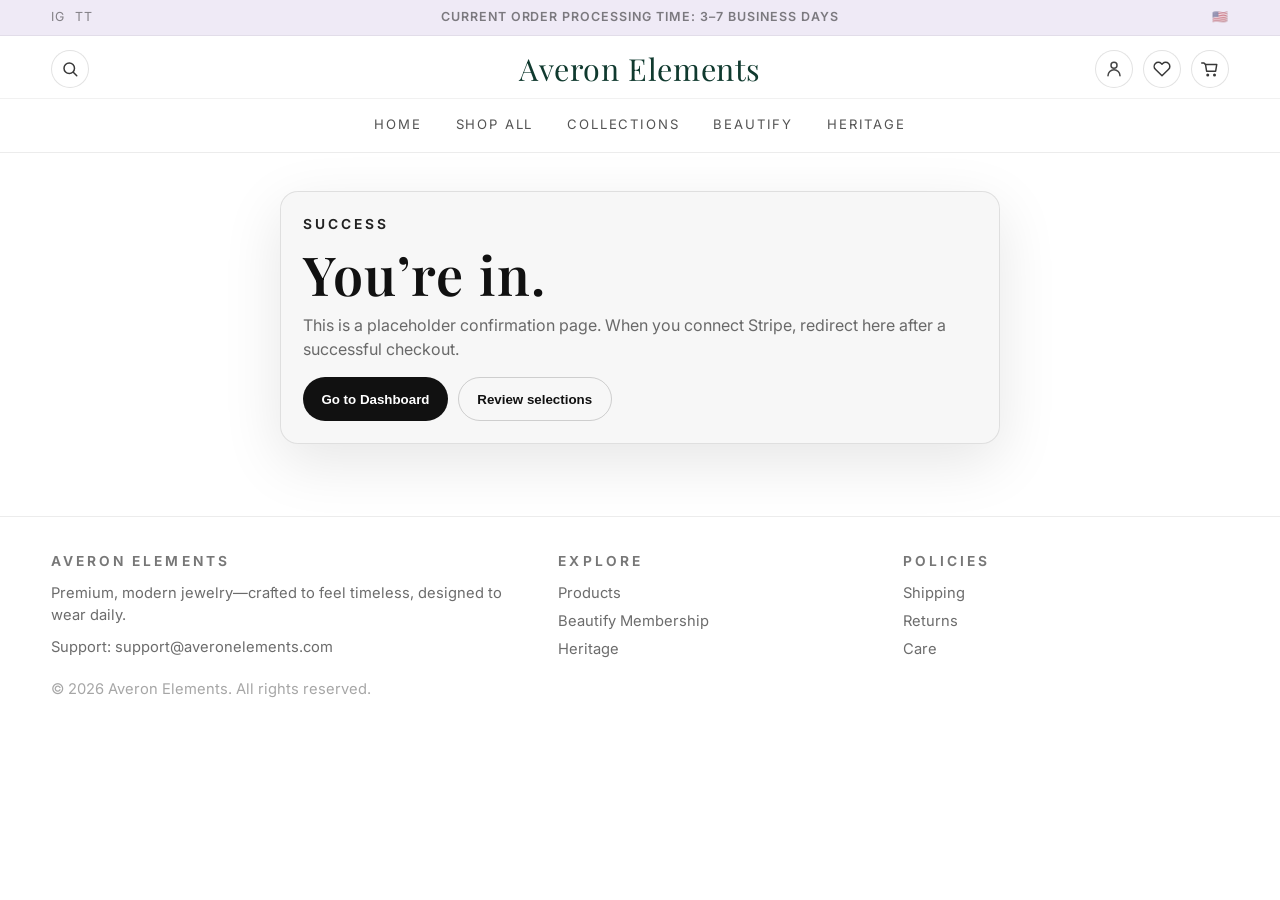
<file: success.html>
<!DOCTYPE html>
<html lang="en">
<head>
  <meta charset="UTF-8" />
  <meta name="viewport" content="width=device-width, initial-scale=1.0"/>
  <title>Success | Averon Elements</title>
  <meta name="description" content="Your Beautify checkout is complete."/>
  <link rel="preconnect" href="https://fonts.googleapis.com">
  <link rel="preconnect" href="https://fonts.gstatic.com" crossorigin>
  <link href="https://fonts.googleapis.com/css2?family=Inter:wght@400;600;700;800&family=Playfair+Display:wght@500;600;700&display=swap" rel="stylesheet">
  <link rel="stylesheet" href="averon.css">
</head>
<body>
<header class="site-header">
  <div class="topbar">
    <div class="container topbar-inner">
      <div class="topbar-left" aria-label="Social">
        <a href="#" aria-label="Instagram" title="Instagram">IG</a>
        <a href="#" aria-label="TikTok" title="TikTok">TT</a>
      </div>
      <div class="topbar-center">Current Order Processing Time: 3–7 Business Days</div>
      <div class="topbar-right" aria-label="Region"><span title="United States">🇺🇸</span></div>
    </div>
  </div>
  <div class="header-main">
    <div class="container header-main-inner">
      <div class="icon-row">
        <button class="icon-btn" type="button" aria-label="Search">
          <svg viewBox="0 0 24 24" fill="none" stroke="currentColor" stroke-width="2" stroke-linecap="round" stroke-linejoin="round"><circle cx="11" cy="11" r="7"/><path d="M21 21l-4.3-4.3"/></svg>
        </button>
      </div>
      <a class="logo-center" href="index.html" aria-label="Averon Elements Home">Averon Elements</a>
      <div class="icon-row right">
        <a class="icon-btn" href="login.html" aria-label="Account">
          <svg viewBox="0 0 24 24" fill="none" stroke="currentColor" stroke-width="2" stroke-linecap="round" stroke-linejoin="round"><path d="M20 21a8 8 0 0 0-16 0"/><circle cx="12" cy="7" r="4"/></svg>
        </a>
        <button class="icon-btn" type="button" aria-label="Wishlist">
          <svg viewBox="0 0 24 24" fill="none" stroke="currentColor" stroke-width="2" stroke-linecap="round" stroke-linejoin="round"><path d="M20.8 4.6a5.5 5.5 0 0 0-7.8 0L12 5.6l-1-1a5.5 5.5 0 0 0-7.8 7.8l1 1L12 21l7.8-7.6 1-1a5.5 5.5 0 0 0 0-7.8z"/></svg>
        </button>
        <button class="icon-btn" type="button" aria-label="Cart">
          <svg viewBox="0 0 24 24" fill="none" stroke="currentColor" stroke-width="2" stroke-linecap="round" stroke-linejoin="round"><path d="M6 6h15l-1.5 9h-12z"/><path d="M6 6l-2-2H1"/><circle cx="9" cy="20" r="1"/><circle cx="18" cy="20" r="1"/></svg>
        </button>
      </div>
    </div>
  </div>
  <nav class="menu-bar" aria-label="Primary">
    <div class="container menu-inner">
      <a href="index.html">Home</a>
      <a href="products.html">Shop All</a>
      <a href="products.html">Collections</a>
      <a href="beautify.html">Beautify</a>
      <a href="heritage.html">Heritage</a>
    </div>
  </nav>
</header>
<main>
  <section class="section" style="padding-top:38px;">
    <div class="container">
      <div class="card" style="padding:22px; max-width: 720px; margin: 0 auto;">
        <div class="brand-mark">Success</div>
        <h1 style="margin-top:10px;">You’re in.</h1>
        <p style="margin-top:10px;">This is a placeholder confirmation page. When you connect Stripe, redirect here after a successful checkout.</p>
        <div style="margin-top:16px; display:flex; gap:10px; flex-wrap:wrap;">
          <button class="lux-btn" type="button" onclick="location.href='dashboard.html'">Go to Dashboard</button>
          <button class="lux-btn secondary" type="button" onclick="location.href='beautify.html'">Review selections</button>
        </div>
      </div>
    </div>
  </section>
</main>
<footer>
  <div class="container">
    <div class="footer-grid">
      <div>
        <div class="brand-mark">Averon Elements</div>
        <p class="small" style="margin-top:10px;">Premium, modern jewelry—crafted to feel timeless, designed to wear daily.</p>
        <p class="small" style="margin-top:10px;">Support: <a href="mailto:support@averonelements.com">support@averonelements.com</a></p>
      </div>
      <div>
        <div class="brand-mark">Explore</div>
        <p class="small" style="margin-top:10px;"><a href="products.html">Products</a></p>
        <p class="small" style="margin-top:6px;"><a href="beautify.html">Beautify Membership</a></p>
        <p class="small" style="margin-top:6px;"><a href="heritage.html">Heritage</a></p>
      </div>
      <div>
        <div class="brand-mark">Policies</div>
        <p class="small" style="margin-top:10px;"><a href="heritage.html#shipping">Shipping</a></p>
        <p class="small" style="margin-top:6px;"><a href="heritage.html#returns">Returns</a></p>
        <p class="small" style="margin-top:6px;"><a href="heritage.html#care">Care</a></p>
      </div>
    </div>
    <p class="small" style="margin-top:18px; opacity:.6;">© <span id="year"></span> Averon Elements. All rights reserved.</p>
  </div>
</footer>
<script>document.getElementById('year').textContent = new Date().getFullYear();</script>
</body>
</html>
</file>
<file: averon.css>
/*
  Averon Elements — "Flair & Co"-inspired light luxury theme
  (clean white canvas, centered wordmark, full-bleed hero)
*/

:root{
  --bg:#ffffff;
  --panel:#ffffff;
  --panel2:rgba(17,17,17,.03);
  --border:rgba(17,17,17,.10);
  --border2:rgba(17,17,17,.18);
  --text:#111111;
  --muted:rgba(17,17,17,.62);
  --accent:#c7b7df;      /* soft lavender */
  --accent2:#efeaf6;
  --gold:#c9a227;
  --gold2:#f2e3b3;
  --shadow: 0 18px 60px rgba(0,0,0,.10);
  --radius:18px;
  --radius2:26px;
  --font:'Inter', system-ui, -apple-system, Segoe UI, Roboto, Arial, sans-serif;
  --serif:'Playfair Display', Georgia, serif;
}

*{ box-sizing:border-box; margin:0; padding:0; }
html{ scroll-behavior:smooth; }
body{
  background:var(--bg);
  color:var(--text);
  font-family:var(--font);
  line-height:1.5;
  overflow-x:hidden;
}
a{ color:inherit; text-decoration:none; }
img{ max-width:100%; display:block; }

.container{ width:min(1180px, 92vw); margin:0 auto; }
.section{ padding: 72px 0; }
.card{
  background:var(--panel2);
  border:1px solid var(--border);
  border-radius:var(--radius);
  box-shadow: var(--shadow);
}

.brand-mark{
  letter-spacing:.22em;
  text-transform:uppercase;
  font-weight:650;
  font-size:.86rem;
  opacity:.92;
}
.hero-title, h1, h2{
  font-family:var(--serif);
  font-weight:600;
  letter-spacing:.02em;
}
h1{ font-size: clamp(2.3rem, 4.2vw, 3.6rem); line-height:1.08; }
h2{ font-size: clamp(1.7rem, 2.6vw, 2.2rem); line-height:1.2; }
p{ color:var(--muted); }
.small{ font-size:.92rem; }
.muted{ color:var(--muted); }

.lux-btn{
  background: #111;
  color:#fff;
  border:0;
  padding:.85rem 1.15rem;
  border-radius:999px;
  font-weight:750;
  cursor:pointer;
  transition: transform .15s ease, filter .15s ease;
}
.lux-btn:hover{ transform: translateY(-1px); filter:brightness(1.05); }
.lux-btn.secondary{
  background:transparent;
  color:var(--text);
  border:1px solid var(--border2);
}

.pill{
  display:inline-flex; align-items:center; gap:.5rem;
  padding:.45rem .75rem;
  border-radius:999px;
  border:1px solid var(--border2);
  background:rgba(255,255,255,.02);
  color:var(--muted);
  font-size:.9rem;
}

/* Header (topbar + centered wordmark + menu bar) */
header.site-header{
  position:sticky; top:0; z-index:60;
  background: rgba(255,255,255,.92);
  backdrop-filter: blur(12px);
  border-bottom: 1px solid rgba(17,17,17,.08);
}

.topbar{
  background: var(--accent2);
  border-bottom: 1px solid rgba(17,17,17,.06);
  font-size:.78rem;
  letter-spacing:.08em;
  text-transform: uppercase;
}
.topbar-inner{
  display:grid;
  grid-template-columns: 1fr 2fr 1fr;
  align-items:center;
  padding: 8px 0;
  color: rgba(17,17,17,.65);
}
.topbar-left{ display:flex; gap:10px; align-items:center; }
.topbar-left a{ opacity:.75; }
.topbar-left a:hover{ opacity:1; }
.topbar-center{ text-align:center; font-weight:600; opacity:.8; }
.topbar-right{ display:flex; justify-content:flex-end; align-items:center; gap:10px; }

.header-main{ background: rgba(255,255,255,.92); }
.header-main-inner{
  display:grid;
  grid-template-columns: 1fr auto 1fr;
  align-items:center;
  padding: 14px 0 10px;
}

.logo-center{
  font-family: var(--serif);
  font-size: 1.9rem;
  letter-spacing:.02em;
  color:#103a2f; /* deep green like reference */
  text-align:center;
  line-height:1;
}

.icon-row{ display:flex; gap:10px; align-items:center; }
.icon-row.right{ justify-content:flex-end; }
.icon-btn{
  width:38px; height:38px;
  display:inline-flex; align-items:center; justify-content:center;
  border-radius: 999px;
  border: 1px solid rgba(17,17,17,.12);
  background: rgba(255,255,255,.70);
  cursor:pointer;
  transition: transform .12s ease, background .12s ease;
}
.icon-btn:hover{ transform: translateY(-1px); background: rgba(255,255,255,1); }
.icon-btn svg{ width:18px; height:18px; opacity:.78; }

.menu-bar{ border-top: 1px solid rgba(17,17,17,.06); }
.menu-inner{
  display:flex;
  justify-content:center;
  gap: 18px;
  padding: 10px 0 12px;
  font-size:.82rem;
  letter-spacing:.14em;
  text-transform: uppercase;
}
.menu-inner a{ color: rgba(17,17,17,.72); padding: 6px 8px; border-radius: 10px; }
.menu-inner a:hover{ color:#111; background: rgba(17,17,17,.05); }
.menu-inner a.active{ color:#111; font-weight:700; }

/* Hide legacy header blocks (kept in HTML for now) */
.nav, .nav-links, .nav-right, .btn-login, .logo{ display:none !important; }

/* Full-bleed homepage hero (reference-inspired) */
.hero-full{
  position:relative;
  min-height: 540px;
  display:flex;
  align-items:flex-end;
  background:
    linear-gradient(180deg, rgba(0,0,0,.10) 0%, rgba(0,0,0,.50) 78%),
    var(--hero-image, radial-gradient(900px 520px at 30% 20%, rgba(199,183,223,.55), transparent 55%));
  background-size: cover;
  background-position: center;
}
.hero-overlay{
  padding: 74px 0 56px;
  width:100%;
}
.hero-copy{
  max-width: 720px;
  color:#fff;
}
.hero-eyebrow{
  letter-spacing:.18em;
  text-transform: uppercase;
  font-weight:700;
  font-size:.82rem;
  opacity:.92;
}
.hero-copy h1{ color:#fff; font-family: var(--font); font-weight: 800; letter-spacing:.02em; }
.hero-sub{ margin-top: 10px; color: rgba(255,255,255,.86); letter-spacing:.06em; text-transform: uppercase; font-size:.86rem; }
.hero-actions{ display:flex; gap:10px; flex-wrap:wrap; margin-top: 18px; }
@media (max-width: 760px){ .hero-full{ min-height: 460px; } }
.kpi{ display:flex; flex-direction:column; gap:6px; padding: 14px 0; border-top:1px solid rgba(255,255,255,.06); }
.kpi:first-of-type{ border-top:0; padding-top:0; }
.kpi strong{ color:var(--text); letter-spacing:.02em; }
.kpi span{ color:var(--muted); font-size:.92rem; }

.section-head{ display:flex; justify-content:space-between; align-items:flex-end; gap: 14px; margin-bottom: 18px; }
.section-head .right{ display:flex; gap:10px; align-items:center; flex-wrap:wrap; }

.grid-4{ display:grid; grid-template-columns: repeat(4, minmax(0,1fr)); gap: 16px; }
.grid-3{ display:grid; grid-template-columns: repeat(3, minmax(0,1fr)); gap: 16px; }
@media (max-width: 1100px){ .grid-4{ grid-template-columns: repeat(2, minmax(0,1fr)); } .grid-3{ grid-template-columns: repeat(2, minmax(0,1fr)); } }
@media (max-width: 640px){ .grid-4,.grid-3{ grid-template-columns: 1fr; } }

.product-card{
  background: rgba(255,255,255,.92);
  border: 1px solid rgba(17,17,17,.10);
  border-radius: var(--radius);
  overflow:hidden;
  transition: transform .18s ease, border-color .18s ease;
}
.product-card:hover{ transform: translateY(-2px); border-color: rgba(17,17,17,.18); }
.product-img{
  aspect-ratio: 4/5;
  background:
    radial-gradient(900px 420px at 20% 10%, rgba(199,183,223,.30), transparent 55%),
    radial-gradient(800px 420px at 80% 80%, rgba(239,234,246,.45), transparent 60%),
    rgba(17,17,17,.02);
}
.product-body{ padding: 14px 14px 16px; }
.product-name{ font-weight:750; letter-spacing:.02em; }
.product-meta{ font-size:.92rem; color:var(--muted); margin-top:6px; }
.product-actions{ display:flex; gap:8px; margin-top: 12px; flex-wrap:wrap; }

.filters{ display:flex; flex-wrap:wrap; gap:8px; margin: 14px 0 18px; }
.filter-btn{
  padding:.55rem .85rem;
  border-radius:999px;
  border:1px solid var(--border2);
  background: rgba(255,255,255,.02);
  color: var(--text);
  cursor:pointer;
}
.filter-btn.active{ background: rgba(201,162,39,.14); }

.beautify-wrap{ display:grid; grid-template-columns: 1.35fr .65fr; gap: 18px; align-items:start; }
@media (max-width: 1000px){ .beautify-wrap{ grid-template-columns: 1fr; } }
.sticky{ position: sticky; top: 92px; }
.summary{
  padding: 18px;
  border-radius: var(--radius);
  border:1px solid var(--border);
  background: rgba(255,255,255,.03);
}
.progress{
  height: 10px;
  border-radius: 999px;
  background: rgba(255,255,255,.08);
  overflow:hidden;
  margin: 10px 0 14px;
}
.progress > div{ height: 100%; width:0%; background: linear-gradient(90deg, var(--gold), var(--gold2)); }
.summary-list{ display:flex; flex-direction:column; gap:10px; margin: 12px 0 14px; }
.summary-item{ display:flex; justify-content:space-between; gap:10px; font-size:.95rem; color: rgba(245,242,236,.9); }
.hr{ height:1px; background: rgba(255,255,255,.08); margin: 12px 0; }

.form{
  display:grid; gap: 12px;
}
.input, textarea{
  width:100%;
  padding: 12px 12px;
  background: rgba(255,255,255,.03);
  border:1px solid rgba(255,255,255,.10);
  border-radius: 12px;
  color: var(--text);
  outline:none;
}
textarea{ min-height: 120px; resize: vertical; }

footer{
  border-top:1px solid rgba(17,17,17,.08);
  padding: 34px 0;
  color: var(--muted);
}
.footer-grid{
  display:grid;
  grid-template-columns: 1.2fr .8fr .8fr;
  gap: 18px;
}
@media (max-width: 900px){ .footer-grid{ grid-template-columns:1fr; } }
.footer-grid a{ color: var(--muted); }
.footer-grid a:hover{ color: var(--text); }
</file>
